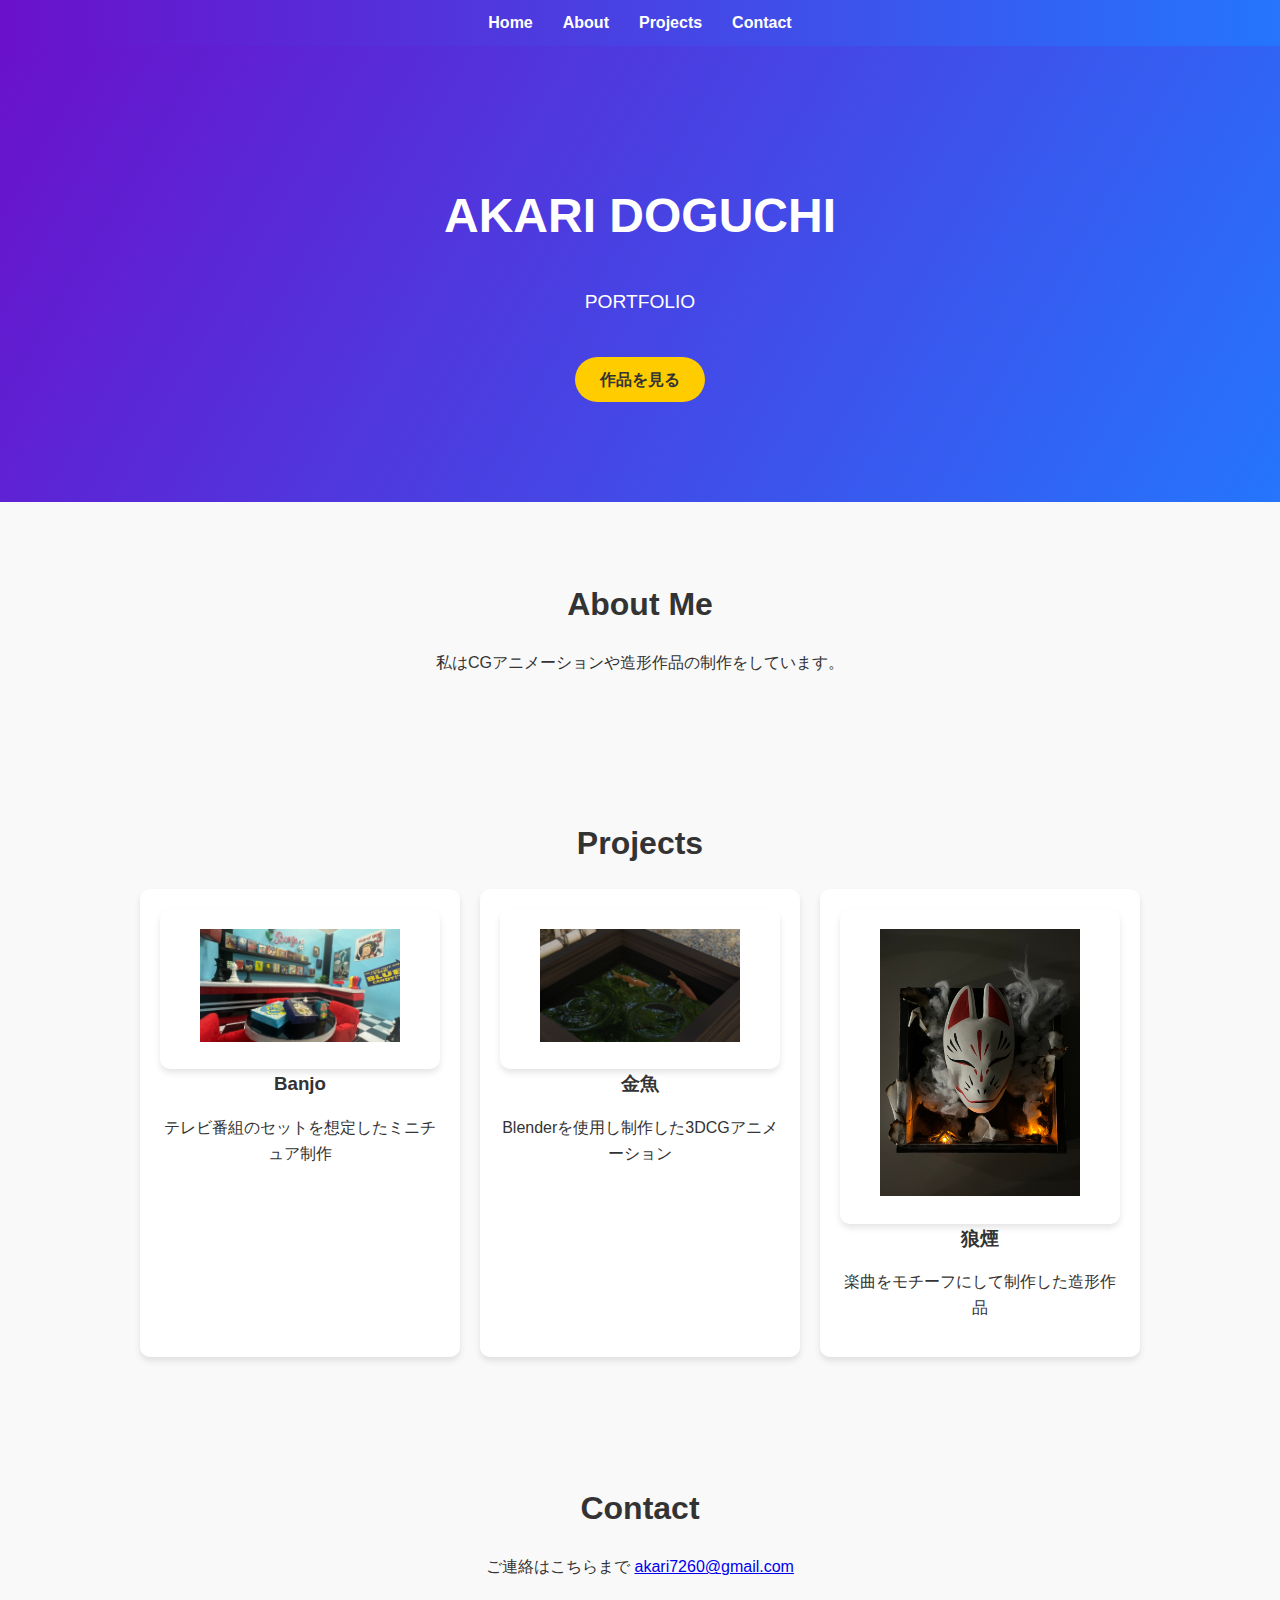
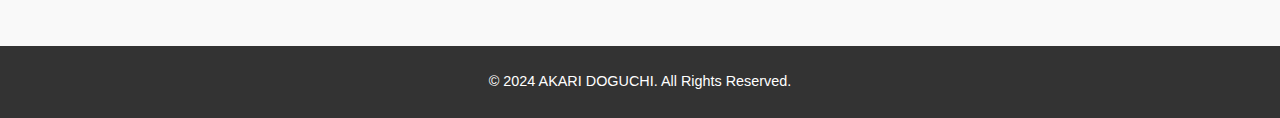
<file: index.html>
<!DOCTYPE html>
<html lang="ja">
<head>
  <meta charset="UTF-8">
  <meta name="viewport" content="width=device-width, initial-scale=1.0">
  <title>ポートフォリオ</title>
  <link rel="stylesheet" href="style.css">
</head>
<body>
  <header>
    <nav>
      <ul>
        <li><a href="#hero">Home</a></li>
        <li><a href="#about">About</a></li>
        <li><a href="#projects">Projects</a></li>
        <li><a href="#contact">Contact</a></li>
      </ul>
    </nav>
  </header>

  <section id="hero">
    <div class="hero-content">
      <h1>AKARI DOGUCHI</h1>
      <p>PORTFOLIO</p>
      <a href="#projects" class="btn">作品を見る</a>
    </div>
  </section>

  <section id="about">
    <h2>About Me</h2>
    <p>私はCGアニメーションや造形作品の制作をしています。</p>
  </section>

  <section id="projects">
    <h2>Projects</h2>
    <div class="projects-container">
      <div class="project">
        <a href="item-index.html"></a>
        <div class="project"><img src="img/banjo.JPG" alt="" width="200"/></div>
        <h3>Banjo</h3>
        <p> テレビ番組のセットを想定したミニチュア制作
        </p>
      </div>
      <div class="project">
        <div class="project"><img src="img/kingyo.png" alt="" width="200"/></div>
        <h3>金魚</h3>
        <p> Blenderを使用し制作した3DCGアニメーション
        </p>
      </div>
      <div class="project">
        <div class="project"><img src="img/IMG_3302.jpeg" alt="" width="200"/></div>
        <h3>狼煙</h3>
        <p> 楽曲をモチーフにして制作した造形作品
        </p>
      </div>
      
      </div>
    </div>
  </section>

  <section id="contact">
    <h2>Contact</h2>
    <p>ご連絡はこちらまで <a href="mailto:your-email@example.com">akari7260@gmail.com</a></p>
  </section>

  <footer>
    <p>&copy; 2024 AKARI DOGUCHI. All Rights Reserved.</p>
  </footer>
</body>
</html>
</file>
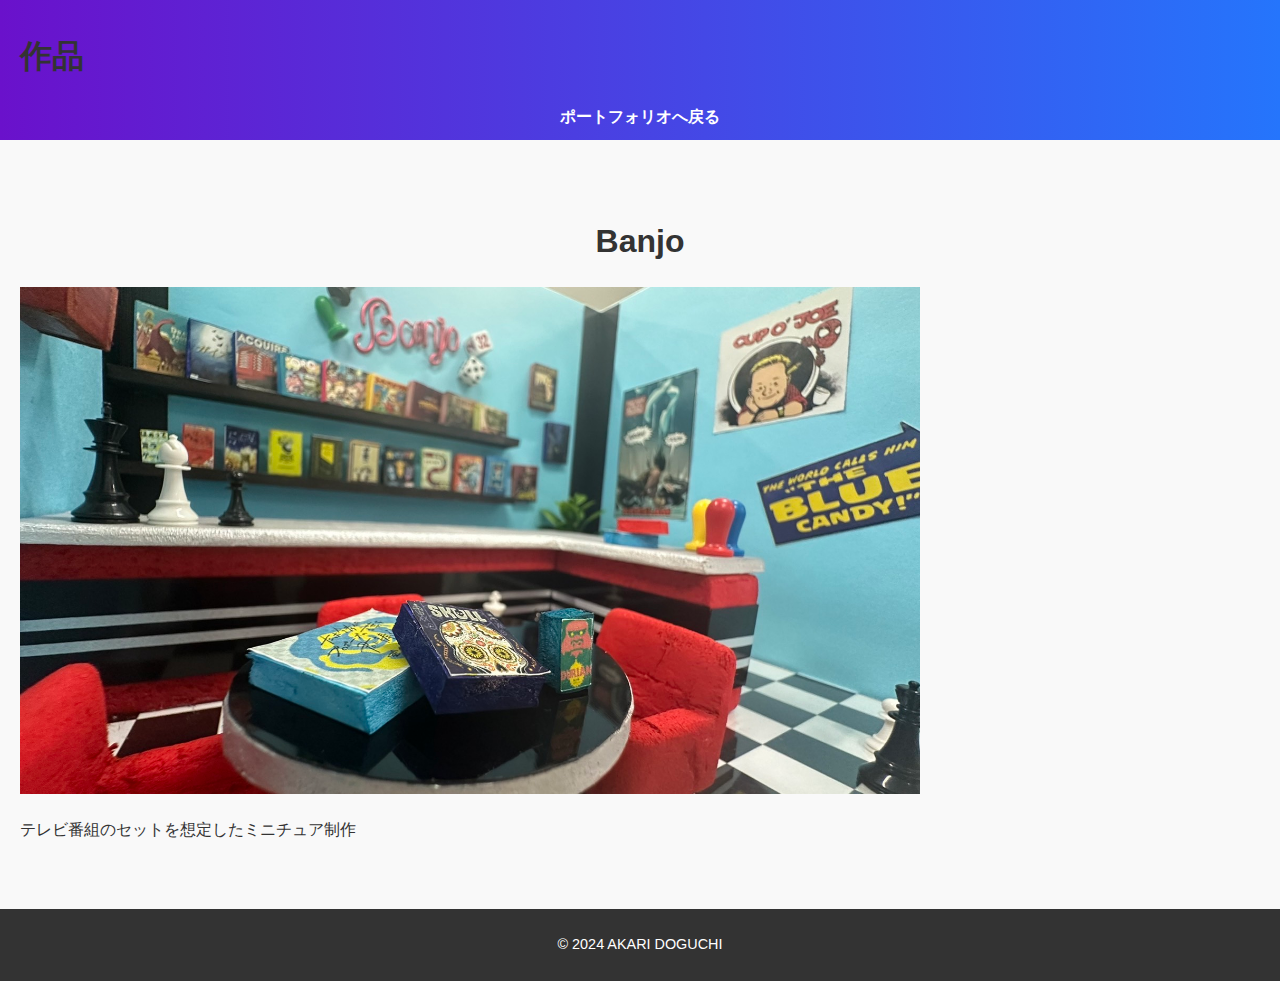
<file: item-index.html>
<!DOCTYPE html>
<html lang="ja">
<head>
    <meta charset="UTF-8">
    <meta name="viewport" content="width=device-width, initial-scale=1.0">
    <title>作品 - 詳細</title>
    <link rel="stylesheet" href="style.css">
</head>
<body>
    <header>
        <h1>作品</h1>
        <nav>
            <ul>
                <li><a href="index.html">ポートフォリオへ戻る</a></li>
            </ul>
        </nav>
    </header>

    <section class="detail">
        <h2>Banjo</h2>
        <img src="img/banjo.JPG" alt="作品1の画像" width="900">
        <p>テレビ番組のセットを想定したミニチュア制作</p>
    </section>

  <footer>
    <p>&copy; 2024 AKARI DOGUCHI</p>
  </footer>
</body>
</html>
</file>
<file: style.css>
/* style.css */

body {
    font-family: 'Arial', sans-serif;
    margin: 0;
    padding: 0;
    line-height: 1.6;
    color: #333;
    background: #f9f9f9;
  }
  
  header {
    background: linear-gradient(90deg, #6a11cb, #2575fc);
    padding: 10px 20px;
    position: sticky;
    top: 0;
    z-index: 1000;
  }
  
  header nav ul {
    list-style: none;
    display: flex;
    justify-content: center;
    margin: 0;
    padding: 0;
  }
  
  header nav ul li {
    margin: 0 15px;
  }
  
  header nav ul li a {
    color: #fff;
    text-decoration: none;
    font-weight: bold;
    transition: color 0.3s ease;
  }
  
  header nav ul li a:hover {
    color: #ffcc00;
  }
  
  #hero {
    background: linear-gradient(120deg, #6a11cb, #2575fc);
    color: #fff;
    text-align: center;
    padding: 100px 20px;
  }
  
  #hero h1 {
    font-size: 3rem;
  }
  
  #hero h1 span {
    color: #ffcc00;
  }
  
  #hero p {
    font-size: 1.2rem;
  }
  
  #hero .btn {
    display: inline-block;
    margin-top: 20px;
    padding: 10px 25px;
    background: #ffcc00;
    color: #333;
    text-decoration: none;
    font-weight: bold;
    border-radius: 25px;
    transition: background 0.3s ease;
  }
  
  #hero .btn:hover {
    background: #ffd633;
  }
  
  section {
    padding: 50px 20px;
  }
  
  section h2 {
    text-align: center;
    margin-bottom: 20px;
    font-size: 2rem;
    color: #333;
  }
  
  #about, #contact {
    max-width: 800px;
    margin: 0 auto;
    text-align: center;
  }
  
  #projects .projects-container {
    display: grid;
    grid-template-columns: repeat(auto-fit, minmax(300px, 1fr));
    gap: 20px;
    max-width: 1000px;
    margin: 0 auto;
  }
  
  #projects .project {
    background: #fff;
    border-radius: 10px;
    box-shadow: 0 4px 6px rgba(0, 0, 0, 0.1);
    padding: 20px;
    text-align: center;
  }
  
  #projects .project h3 {
    margin: 0 0 10px;
  }
  
  footer {
    text-align: center;
    padding: 10px 20px;
    background: #333;
    color: #fff;
    font-size: 0.9rem;
  }
</file>
